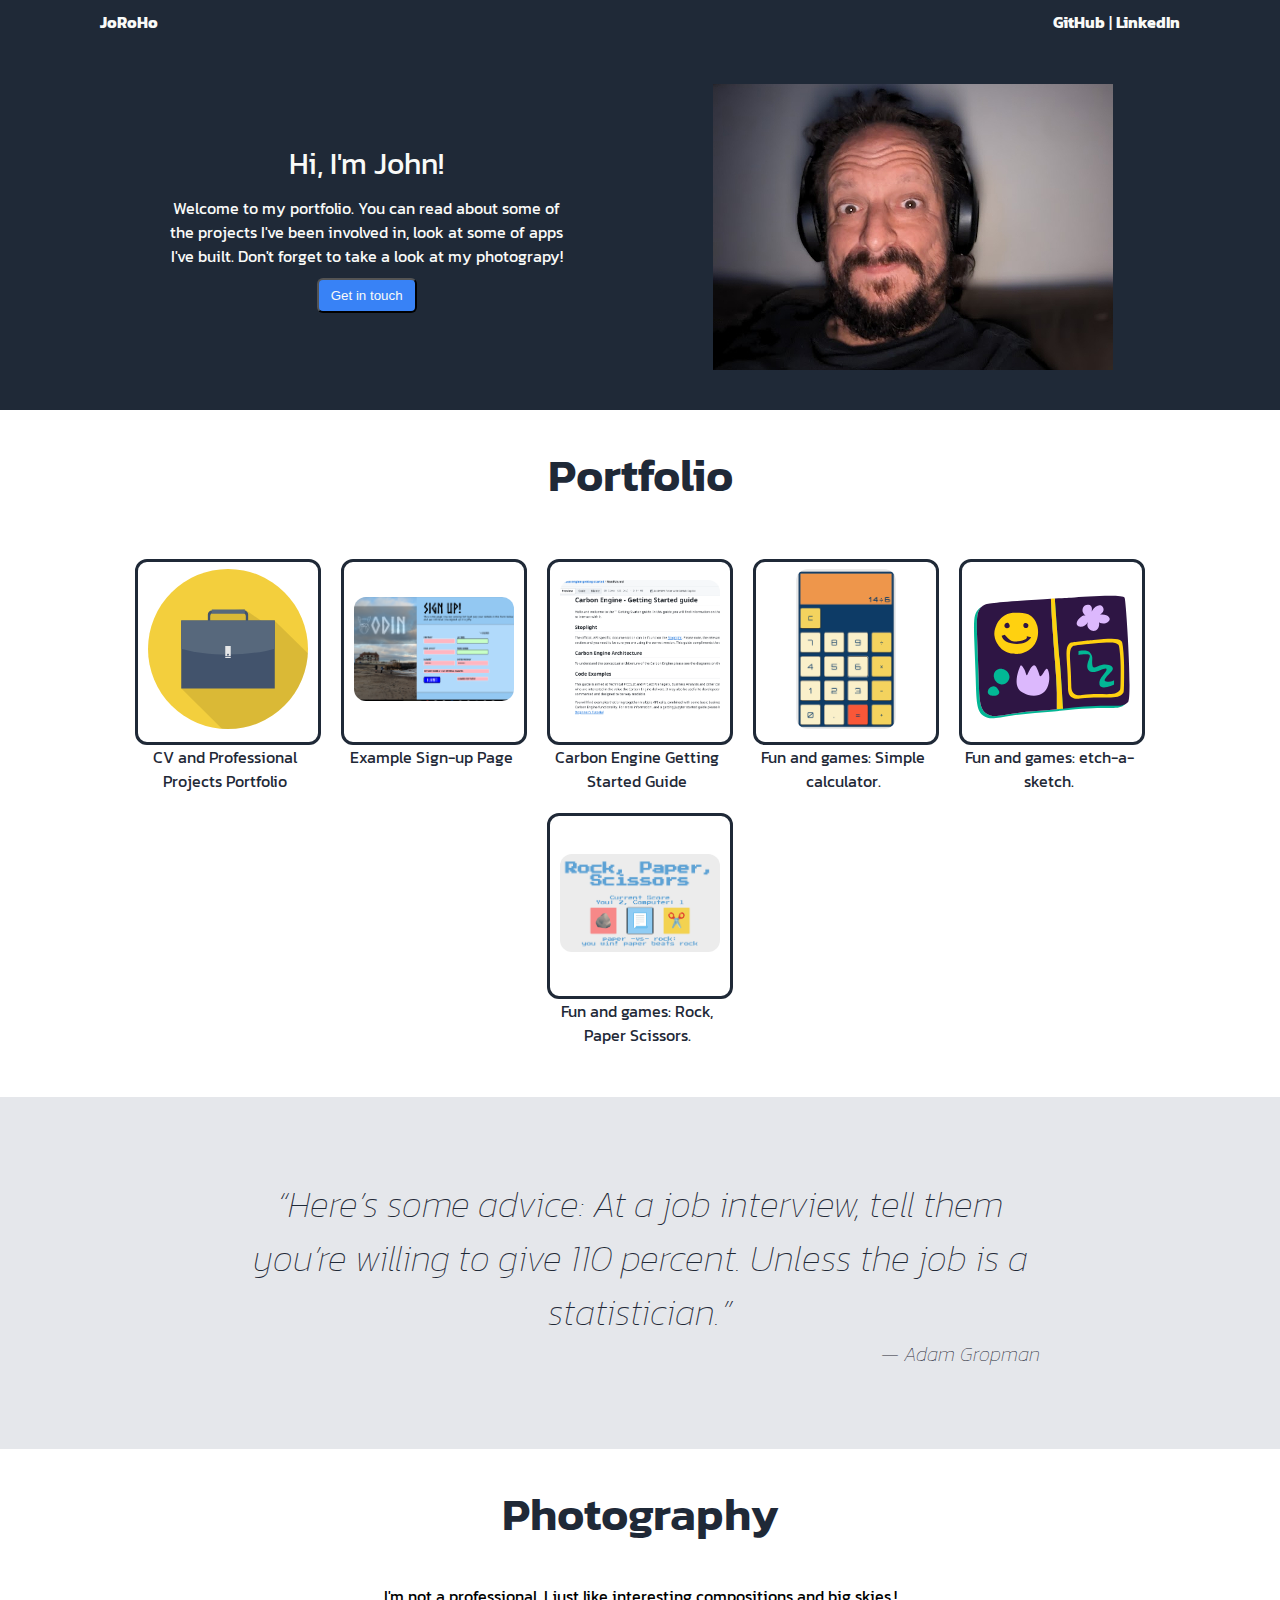
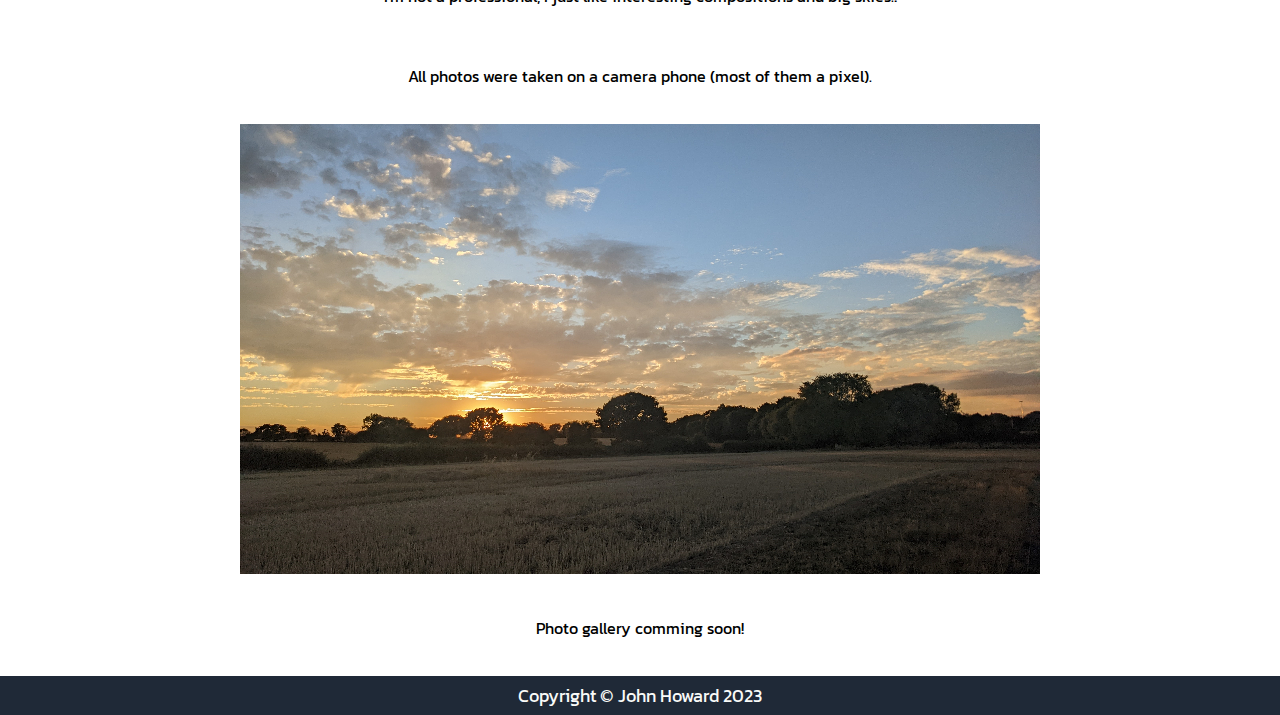
<file: index.html>
<!DOCTYPE html>
<html lang="en">
<head>
    <!-- Google tag (gtag.js) -->
    <script async src="https://www.googletagmanager.com/gtag/js?id=G-R745RK5M53"></script>
    <script>
    window.dataLayer = window.dataLayer || [];
    function gtag(){dataLayer.push(arguments);}
    gtag('js', new Date());

    gtag('config', 'G-R745RK5M53');
    </script>
    <meta charset="UTF-8">
    <meta name="viewport" content="width=device-width, initial-scale=1.0">
    <title>John Robert Howard - Profile</title>
    <link href="css/style.css" rel="stylesheet">
    <link href="css/modalStyle.css" rel="stylesheet">
    <script src="js/modal.js" rel="text/javascript" defer></script>
</head>
<body>
    <div class="menu">
        <div class="shrink"></div>
        <div class="menu_inner">
            <div><b><a href ="https://joroho73.github.io/">JoRoHo</a></b></div>
            <div>
                <b><a href="https://github.com/joroho73" target="_blank">GitHub</a></b> | 
                <b><a href="https://www.linkedin.com/in/johnroberthoward/" target="_blank">LinkedIn</a></b>

            </div>
        </div>
        <div class="shrink"></div>
    </div>
    <div class="hero">
        <div>
            <span class="hero_title">Hi, I'm John!</span>
            <span class="hero_text">Welcome to my portfolio. You can read about some of the projects I've been involved in, look at some of apps I've built. Don't forget to take a look at my photograpy!</span>
            <button class="modalButton">Get in touch</button>

        </div>

        <div><img src="i/john_robert_howard.jpg" alt="Picture of John Robert Howard"></div>
    </div>
    <div class="highlight_header">Portfolio</div>
    <div class="highlight_container">
        <div class="highlight_item">
            <div class="highlight_top">
                <a href="content/portfolio-cv.html" alt="portfolio and cv">
                    <img src="i/portfolio.svg" alt="projects icon" class="portfolio_icon">
                </a>
            </div>
            <div class="highlight_bottom">CV and Professional Projects Portfolio</div>
        </div>
        <div class="highlight_item">
            <div class="highlight_top">
                <a href="logon-page" target="_blank" alt="Example sign-up page">
                    <img src="i/logon.png" alt="example sign-up page" class="portfolio_icon">
                </a>
            </div>
            <div class="highlight_bottom">Example Sign-up Page</div>
        </div>
        <div class="highlight_item">
            <div class="highlight_top">
                <a href="https://github.com/johnhoward-git/carbon-engine-getting-started" target="_blank" alt="Carbon Engine Getting Started Guide">
                    <img src="i/carbon-engine-screenshot.png" alt="projects icon" class="portfolio_icon">
                </a>
            </div>
            <div class="highlight_bottom">Carbon Engine Getting Started Guide</div>
        </div>
        <div class="highlight_item">
            <div class="highlight_top">
                <a href="/calculator/" alt="calculator">
                    <img src="i/calculator.png" alt="calculator icon" class="portfolio_icon">
                </a>
            </div>
            <div class="highlight_bottom">Fun and games: Simple calculator.</div>
        </div>
        <div class="highlight_item">
            <div class="highlight_top">
                <a href="/Etch-a-Sketch/" alt="etch-sketch">
                    <img src="i/sketchbook.svg" alt="etch-a-sketch icon" class="portfolio_icon">
                </a>
            </div>
            <div class="highlight_bottom">Fun and games: etch-a-sketch.</div>
        </div>
        <div class="highlight_item">
            <div class="highlight_top">
                <a href="/rock-paper-scissors/" alt="rock paper scissors">
                    <img src="i/rock-paper-scissors.png" alt="rock paper scissors icon" class="portfolio_icon">
                </a>
            </div>
            <div class="highlight_bottom">Fun and games: Rock, Paper Scissors.</div>
        </div>
    </div>
    <div class="quote_container">
        <div class="quote">
            <div class="quote_body">“Here’s some advice: At a job interview, tell them you’re willing to give 110 percent. Unless the job is a statistician.”</div>
            <div class="quotee">— Adam Gropman</div>
        </div>
    </div>
    <div class="photos">
        <div class="highlight_header">Photography</div>
        <p>I'm not a professional, I just like interesting compositions and big skies.!</p>
        <p>All photos were taken on a camera phone (most of them a pixel).</p>
        <div>
            <img class="homepage_photo" src="/i/photos/PXL_20220824_184721260.800.MP.jpg" alt="image of big sky and trees over farmland">
        </div>
        <p>Photo gallery comming soon!</p>
    </div>
    <div class="footer">Copyright © John Howard 2023</div>

    <!-- Contact Modal -->
    <div id="myModal" class="modal">

    <!-- Modal content -->
    <div class="modal-content">
        <span class="close">&times;</span>
        <div class="highlight_header">Contact</div>
        <p>Send me a message and I'll get right back to you...</p>
        <form class="contactForm" action="https://formspree.io/f/mnqkrgqr" autocomplete="on" method="post">
            <input type="text" name="name" id="name" class="name" placeholder="your name (required)" required autocomplete="on"><br>
            <input type="email" name="email" id="email" class="email" placeholder="your email (required)" required autocomplete="on"><br>
            <input type="tel" name="phone" id="phone" class="phone" placeholder="your phone" autocomplete="on"><br>
            <input type="textarea" name="text" id="message" class="text" placeholder="your message (required)" required><br>
            <input type="submit" name="button" class="submit" value="Send it!">
          </form> 
    </div>

    </div>
    
</body>
</html>
</file>
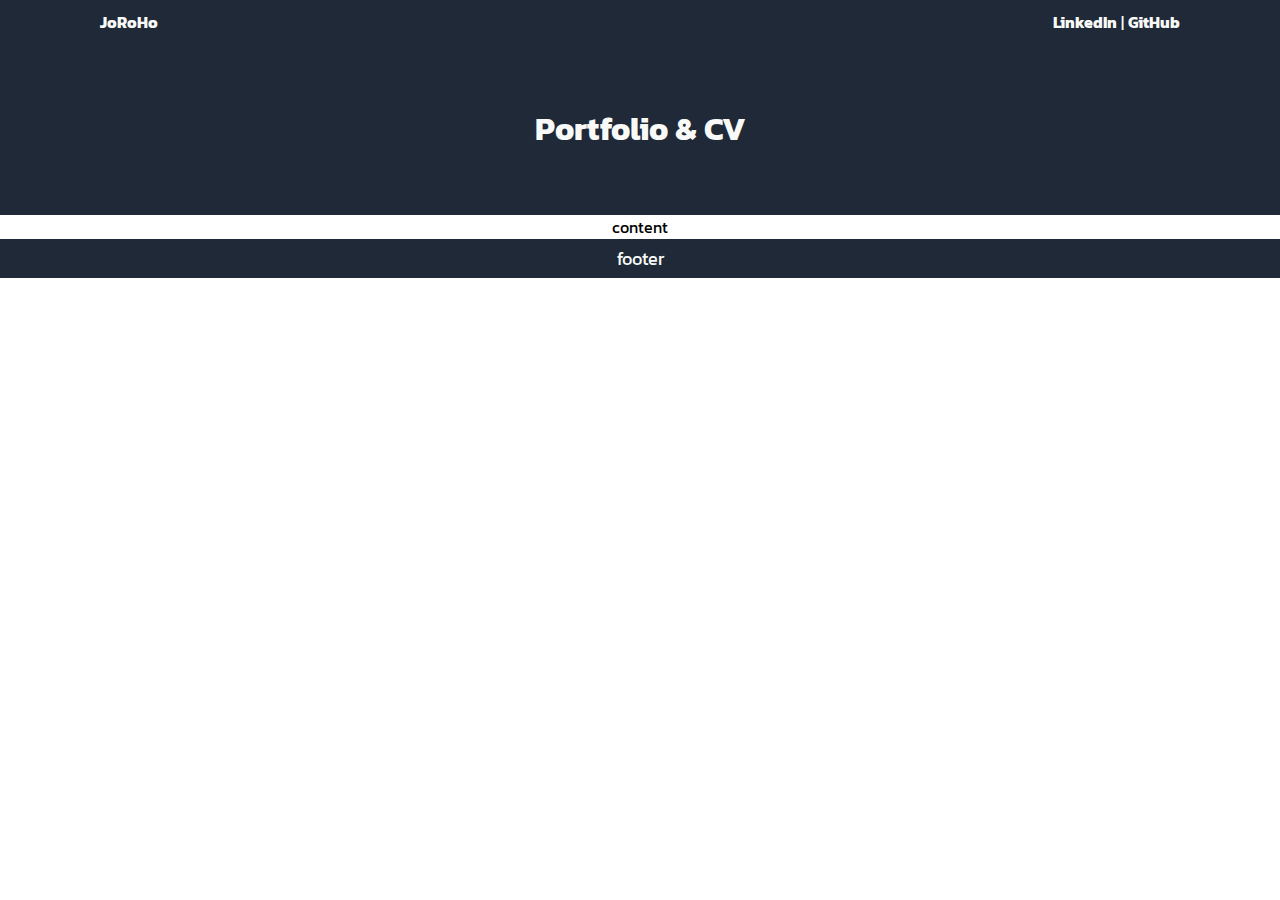
<file: portfolio-cv.html>
<!DOCTYPE html>
<html lang="en">
<head>
    <meta charset="UTF-8">
    <meta name="viewport" content="width=device-width, initial-scale=1.0">
    <title>JoRoHo73</title>
    <link href="style.css" rel="stylesheet">
</head>
<body>
    <div class="menu">
        <div class="shrink"></div>
        <div class="menu_inner">
            <div><b><a href ="https://joroho73.github.io/">JoRoHo</a></b></div>
            <div>
                <b><a href="https://www.linkedin.com/in/johnroberthoward/" target="_blank">LinkedIn</a></b> |
                <b><a href="https://github.com/joroho73" target="_blank">GitHub</a></b>

            </div>
        </div>
        <div class="shrink"></div>
    </div>
    <div class="hero">
        <h1>Portfolio & CV</h1>
        </div>
    </div>
    <div>
        content
    </div>

    <div class="footer">footer</div>
    
</body>
</html>
</file>
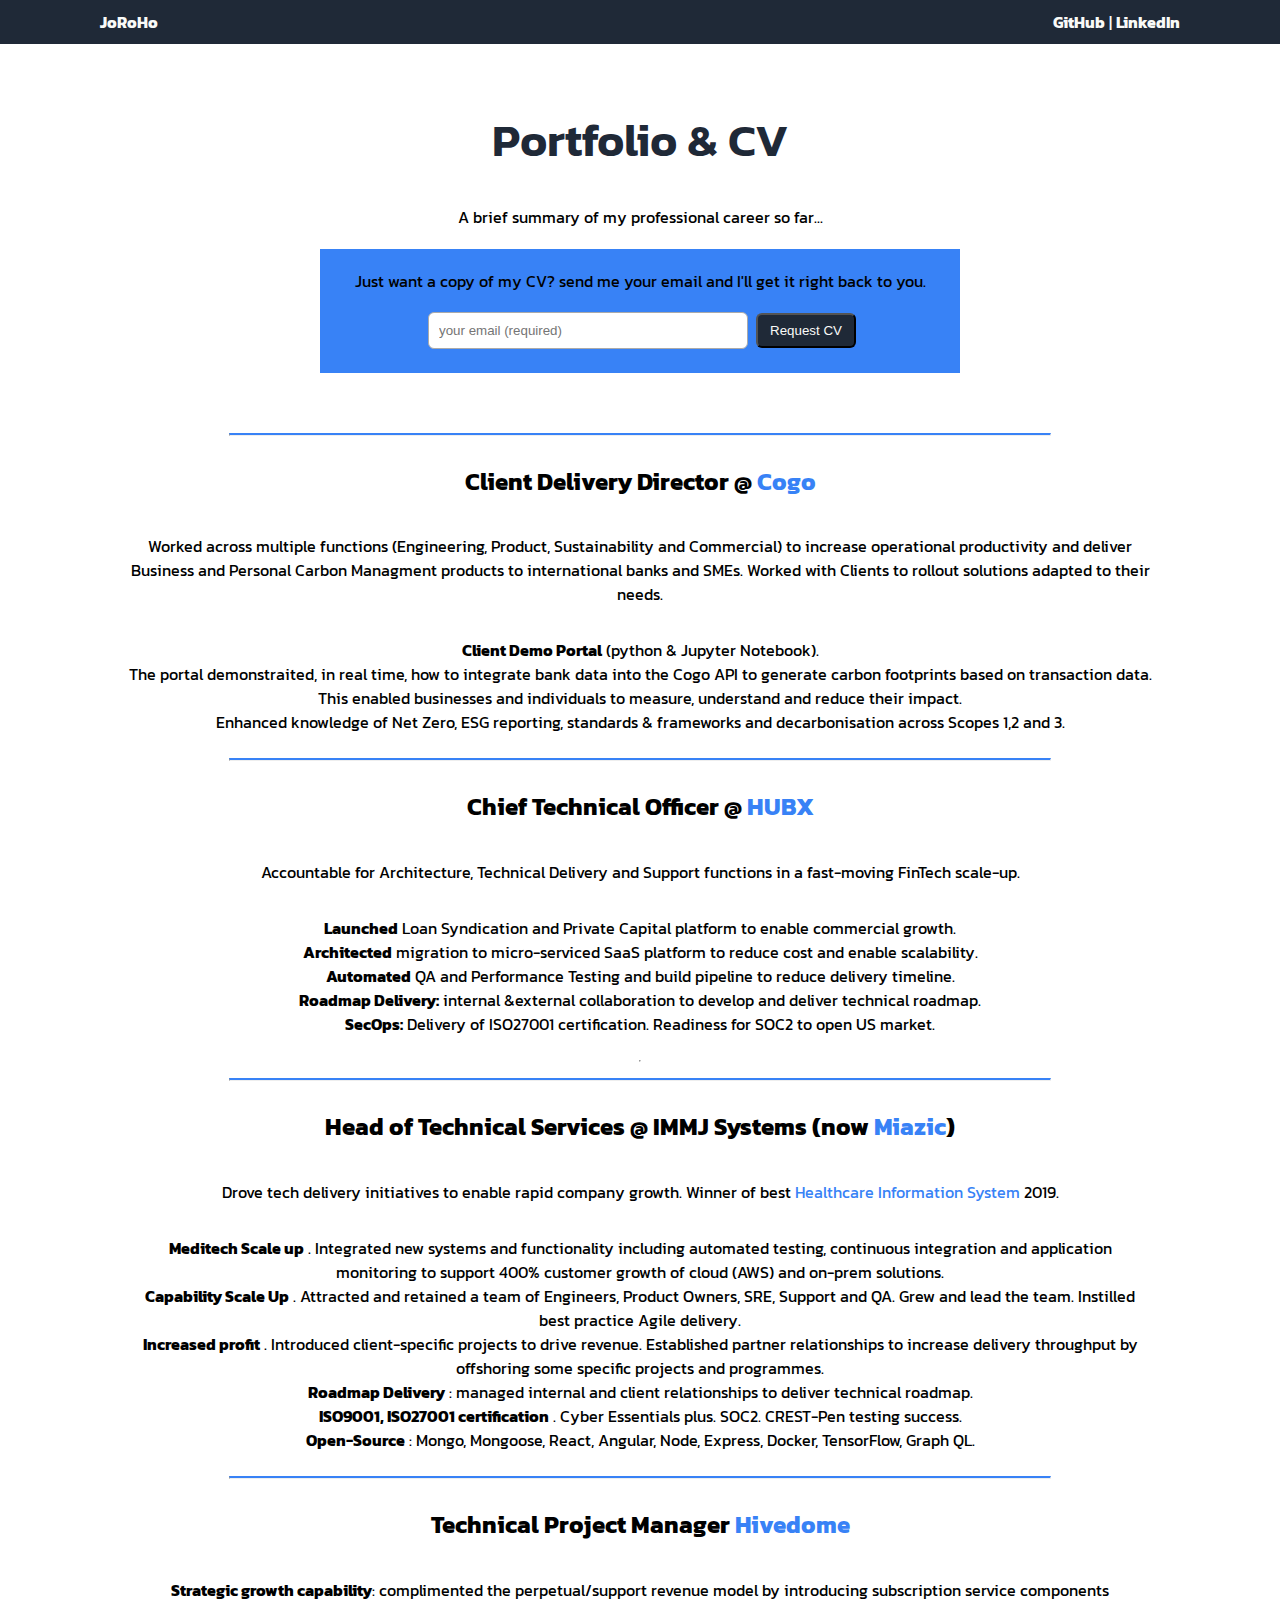
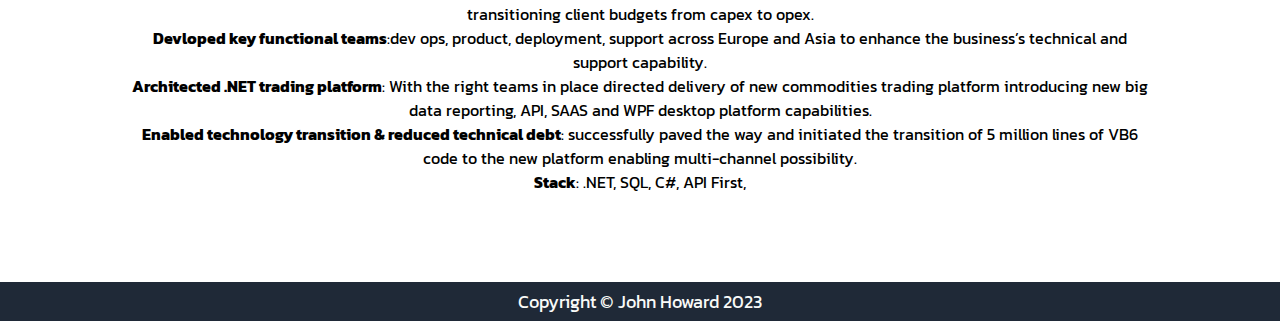
<file: content/portfolio-cv.html>
<!DOCTYPE html>
<html lang="en">
<head>
    <!-- Google tag (gtag.js) -->
    <script async src="https://www.googletagmanager.com/gtag/js?id=G-R745RK5M53"></script>
    <script>
    window.dataLayer = window.dataLayer || [];
    function gtag(){dataLayer.push(arguments);}
    gtag('js', new Date());

    gtag('config', 'G-R745RK5M53');
    </script>
    <meta charset="UTF-8">
    <meta name="viewport" content="width=device-width, initial-scale=1.0">
    <title>John Robert Howard - Portfolio & CV</title>
    <link href="../css/style.css" rel="stylesheet">
    <link href="../css/modalStyle.css" rel="stylesheet">
</head>
<body>
    <div class="menu">
        <div class="shrink"></div>
        <div class="menu_inner">
            <div><b><a href ="https://joroho73.github.io/">JoRoHo</a></b></div>
            <div>
                <b><a href="https://github.com/joroho73" target="_blank">GitHub</a></b> | 
                <b><a href="https://www.linkedin.com/in/johnroberthoward/" target="_blank">LinkedIn</a></b>

            </div>
        </div>
        <div class="shrink"></div>
    </div>
    <div >
        <h1 class="highlight_header">Portfolio & CV</h1>
        <p>A brief summary of my professional career so far...</p>    
    </div>
    <div class="requestCVContainer">
        <div class="requestCV">
            <span>Just want a copy of my CV? send me your email and I'll get it right back to you.</span>
            <form class="cvForm" action="https://formspree.io/f/maygkpqz" autocomplete="on" method="post">
                <div class="CVform">
                <input type="email" name="email" id="email" class="email" placeholder="your email (required)" required autocomplete="on">
                <input type="submit" name="button" class="CVbutton" value="Request CV">
                </div>
            </form>
        </div>
    </div>
    <div class="portfolioContainer">
        <div class="portfolioContent">
            <br><br><hr class="cvHr">
            <h2>Client Delivery Director @ <a href="https://cogo.co" alt="link to Cogo website" target="_blank" class="whiteLink">Cogo</a></h2>
            <p>Worked across multiple functions (Engineering, Product, Sustainability and Commercial) to increase 
                operational productivity and deliver Business and Personal Carbon Managment products to international 
                banks and SMEs. Worked with Clients to rollout solutions adapted to their needs.</p>
            <p><strong>Client Demo Portal</strong> (python & Jupyter Notebook).
            <br>The portal demonstraited, in real time, how to integrate bank data into the Cogo API to generate carbon footprints based on transaction data. This enabled businesses and individuals to measure, understand and reduce their impact.
            <br>Enhanced knowledge of Net Zero, ESG reporting, standards & frameworks and decarbonisation across Scopes 1,2 and 3.</p>


            <hr class="cvHr">
            <h2>Chief Technical Officer @ <a href="https://www.hubx.capital/" alt="link to HUBX website" target="_blank" class="whiteLink">HUBX</a></h2>
            <p>Accountable for Architecture, Technical Delivery and Support functions in a fast-moving FinTech scale-up. </p>
            <p><strong>Launched</strong> Loan Syndication and Private Capital platform to enable commercial growth.
            <br><strong>Architected</strong> migration to micro-serviced SaaS platform to reduce cost and enable scalability.
            <br><strong> Automated</strong> QA and Performance Testing and build pipeline to reduce delivery timeline.
                <br><strong>Roadmap Delivery:</strong> internal &external collaboration to develop and deliver technical roadmap. 
                <br><strong>SecOps:</strong> Delivery of ISO27001 certification. Readiness for SOC2 to open US market.</p>
            <hr>

            <hr class="cvHr">
            <h2>Head of Technical Services @ IMMJ Systems (now <a href="https://www.mizaic.com/" alt="link to Miazac website" target="_blank" class="whiteLink">Miazic</a>)</h2>
            <p>Drove tech delivery initiatives to enable rapid company growth. Winner of best <a href="https://www.healthtechdigital.com/health-tech-digital-awards-2019-2/" class="whiteLink" target="_blank" alt="link to health tech digital awards"> Healthcare Information System</a> 2019.</p>
            <p><strong>Meditech Scale up</strong> . Integrated new systems and functionality including automated testing, continuous integration and application monitoring to support 400% customer growth of cloud (AWS) and on-prem solutions.
            <br><strong> Capability Scale Up</strong> . Attracted and retained a team of Engineers, Product Owners, SRE, Support and QA. Grew and lead the team. Instilled best practice Agile delivery. 
            <br><strong> Increased profit</strong> . Introduced client-specific projects to drive revenue. Established partner relationships 
                to increase delivery throughput by offshoring some specific projects and programmes.
            <br><strong> Roadmap Delivery</strong> : managed internal and client relationships to deliver technical roadmap.
            <br><strong> ISO9001, ISO27001 certification</strong> . Cyber Essentials plus. SOC2. CREST-Pen testing success.
            <br><strong> Open-Source</strong> : Mongo, Mongoose, React, Angular, Node, Express, Docker, TensorFlow, Graph QL.</p>

            <hr class="cvHr">
            <h2>Technical Project Manager <a href="https://www.hivedome.net/" alt="link to Hivedome website" target="_blank" class="whiteLink">Hivedome</a></h2>
            <p><strong>Strategic growth capability</strong>: complimented the perpetual/support revenue model by introducing 
                subscription service components transitioning client budgets from capex to opex.
            <br><strong> Devloped key functional teams</strong>:dev ops, product, deployment, support across Europe and Asia to enhance the business’s technical and support capability.
            <br><strong>Architected .NET trading platform</strong>: With the right teams in place directed delivery of new commodities 
            trading platform introducing new big data reporting, API, SAAS and WPF desktop platform capabilities. 
            <br><strong> Enabled technology transition & reduced technical debt</strong>: successfully paved the way and initiated the 
                transition of 5 million lines of VB6 code to the new platform enabling multi-channel possibility.
            <br><strong> Stack</strong>: .NET, SQL, C#, API First, </p>
            <br><br><br>
        </div>
    </div>
    <div class="footer">Copyright © John Howard 2023</div>
    
</body>
</html>
</file>
<file: css/style.css>
@import url('https://fonts.googleapis.com/css2?family=Kanit:wght@200&display=swap');

body {
    display:flex;
    flex-direction: column;
    margin: 0px;
    font-family: Kanit, sans-serif;
}
div {
    justify-content: center;
    text-align: center;
    /* border: 1px solid white; */
}

a {
    color: #F9FAF8;
    text-decoration: none;
}

a:hover {
    color: #3882f6;
}

.menu {
    background-color: #1F2937;
    color: #F9FAF8;
    display: flex;
    padding: 10px 0px;
}
.menu_inner {
    display: flex;
    flex-direction: row;
    flex-grow: 5;
    justify-content: space-between;
}

.space_between {
    justify-content: space-between;
}

.shrink {
    flex-grow: 1;
    max-width: 100px;    
}



.hero {
    background-color: #1F2937;
    color: #F9FAF8;
    display: flex;
    flex-direction: row;
    flex-wrap:wrap;
    justify-content:space-evenly;
    padding: 40px;
    gap: 20px;
}

.hero > div {
    display: inline-flex;
    width: 400px;
    height: 286px;
    display: flex;
    flex-direction: column;
    gap: 10px;
    border-radius: 10px;;
}

.hero_title {
    font-size: 30px;
    font-weight: extra-bold;
    color: #F9FAF8;
}

button {
    background-color: #3882F6;
    color:  #F9FAF8;
    padding: 8px;
    width: 100px;
    border-radius: 6px;
    align-self: center;
}

.highlight_header {
    font-size: 46px;
    font-weight: 600;
    color: #1F2937;
    text-align: center;
    padding-top: 30px;
}

.highlight_container {
    display: flex;
    flex-wrap: wrap;
    gap: 20px;
    padding: 50px;

}
.highlight_item {
}

.portfolio_icon{
    max-height: 160px;
    max-width: 160px;
    border-radius: 12px;
}

.highlight_top{
    border: 3px solid #1F2937;
    border-radius: 12px;
    width: 180px;
    height: 180px;
    display: flex;
    justify-content: center;
    align-items: center;

}
.highlight_top:hover {
    border: 3px solid #3882F6;

}

.highlight_bottom {
    color: #1F2937;
    width: 180px;
}

.quote_container {
    background-color: #E5E7EB;
    display: flex;

}

.quote {
    font-size: 36px;
    color: #1F2937;
    font-style: italic;
    font-weight: lighter;
    padding: 80px;
    max-width: 800px;
}
.quotee {
    padding: 20ox;
    font-size: 20px;
    text-align: right;
}

.photos > p {
    padding: 20px;
}

.homepage_photo {
    max-width:100%;
}

.footer {
    background-color: #1F2937;
    font-size: 18px;
    font-weight: extra-bold;
    color: #F9FAF8;
    padding: 6px;
}

/* Portfolio content*/
.portfolioContainer {
    display:flex;
    align-items: center;
}

.portfolioContent {
    display: flex;
    flex-direction: column;
    width: 80%;
}

.requestCVContainer {
    display:flex;
    align-items: center;
}

.requestCV {
    flex-direction: column;
    display: flex;
    align-items: center;
    background-color: #3882F6;
    width: 600px;
    padding: 20px;
    gap: 15px;
    margin: 4px;
}

.CVform {
    flex-direction: row;
}

.CVbutton {
    background-color: #1F2937;
    color: #F9FAF8;
    padding: 8px;
    width: 100px;
    border-radius: 6px;
    align-self: center;
}

.cvHr {
    border-top: 2px solid #3882F6;
    width: 80%;

}

.whiteLink {
    color: #3882f6;
    text-decoration: none;
}

.whiteLink:hover {
    color: #1F2937;
}
</file>
<file: css/modalStyle.css>
/* The Modal (background) */
.modal {
    display: none; /* Hidden by default */
    position: fixed; /* Stay in place */
    z-index: 1; /* Sit on top */
    left: 0;
    top: 0;
    width: 100%; /* Full width */
    height: 100%; /* Full height */
    overflow: auto; /* Enable scroll if needed */
    background-color: #1F2937; /* Fallback color */
    background-color: rgba(0,0,0,0.4); /* Black w/ opacity */
  }
  
  /* Modal Content/Box */
  .modal-content {
    background-color: #F9FAF8;
    margin: 0% auto; /* 15% from the top and centered */
    padding: 0px 20px;
    border: 1px solid #aaa;
    min-width: 60%; /* Could be more or less, depending on screen size */
  }
  
  /* Modal Close Button */
  .close {
    color: #aaa;
    float: right;
    font-size: 28px;
    font-weight: bold;
  }
  
  .close:hover,
  .close:focus {
    color: #1F2937;
    text-decoration: none;
    cursor: pointer;
  }

  .name, .email, .phone {
    box-sizing: border-box;
    width:320px;
    padding:10px;
    margin: 4px;
    border: 1px solid #aaa;
    color:#1F2937;
    border-radius:6px;
  }
  .name:focus, .email:focus, .phone:focus {
    border: 1px solid #aaa;
    background-color: lightblue;
    border-radius:6px;
  }

  .text {
    width:300px;
    height: 120px;
    resize: both;
    padding:8px;
    margin: 4px;
    border-radius: 6px;
    border: 2px solid #aaa;
  }

  .submit {
    background-color: #3882F6;
    color:  #F9FAF8;
    padding: 8px;
    margin: 4px 4px 40px 4px;
    width: 320px;
    border-radius: 6px;
    align-self: center;
  }
</file>
<file: style.css>
@import url('https://fonts.googleapis.com/css2?family=Kanit:wght@200&display=swap');

body {
    display:flex;
    flex-direction: column;
    margin: 0px;
    font-family: Kanit, sans-serif;
}
div {
    justify-content: center;
    text-align: center;
    /* border: 1px solid white; */
}

a {
    color: #F9FAF8;
    text-decoration: none;
}

a:hover {
    color: #3882f6;
}

.menu {
    background-color: #1F2937;
    color: #F9FAF8;
    display: flex;
    padding: 10px 0px;
}
.menu_inner {
    display: flex;
    flex-direction: row;
    flex-grow: 5;
    justify-content: space-between;
}

.space_between {
    justify-content: space-between;
}

.shrink {
    flex-grow: 1;
    max-width: 100px;    
}



.hero {
    background-color: #1F2937;
    color: #F9FAF8;
    display: flex;
    flex-direction: row;
    flex-wrap:wrap;
    justify-content:space-evenly;
    padding: 40px;
    gap: 20px;
}

.hero > div {
    display: inline-flex;
    width: 400px;
    height: 286px;
    display: flex;
    flex-direction: column;
    gap: 10px;
    border-radius: 10px;;
}

.hero_title {
    font-size: 30px;
    font-weight: extra-bold;
    color: #F9FAF8;
}

button {
    background-color: #3882F6;
    color:  #F9FAF8;
    padding: 8px;
    width: 100px;
    border-radius: 6px;
    align-self: center;
}

.highlight_header {
    font-size: 46px;
    font-weight: 600;
    color: #1F2937;
    text-align: center;
    padding-top: 30px;
}

.highlight_container {
    display: flex;
    flex-wrap: wrap;
    gap: 20px;
    padding: 50px;

}
.highlight_item {
}

.portfolio_icon{
    max-height: 160px;
    max-width: 160px;
    border-radius: 12px;
}

.highlight_top{
    border: 3px solid #3882F6;
    border-radius: 12px;
    width: 180px;
    height: 180px;
    display: flex;
    justify-content: center;
    align-items: center;

}

.highlight_bottom {
    color: #1F2937;
    width: 180px;
}

.quote_container {
    background-color: #E5E7EB;
    display: flex;

}

.quote {
    font-size: 36px;
    color: #1F2937;
    font-style: italic;
    font-weight: lighter;
    padding: 80px;
    max-width: 800px;
}
.quotee {
    padding: 20ox;
    font-size: 20px;
    text-align: right;
}

.footer {
    background-color: #1F2937;
    font-size: 18px;
    font-weight: extra-bold;
    color: #F9FAF8;
    padding: 6px;
}
</file>
